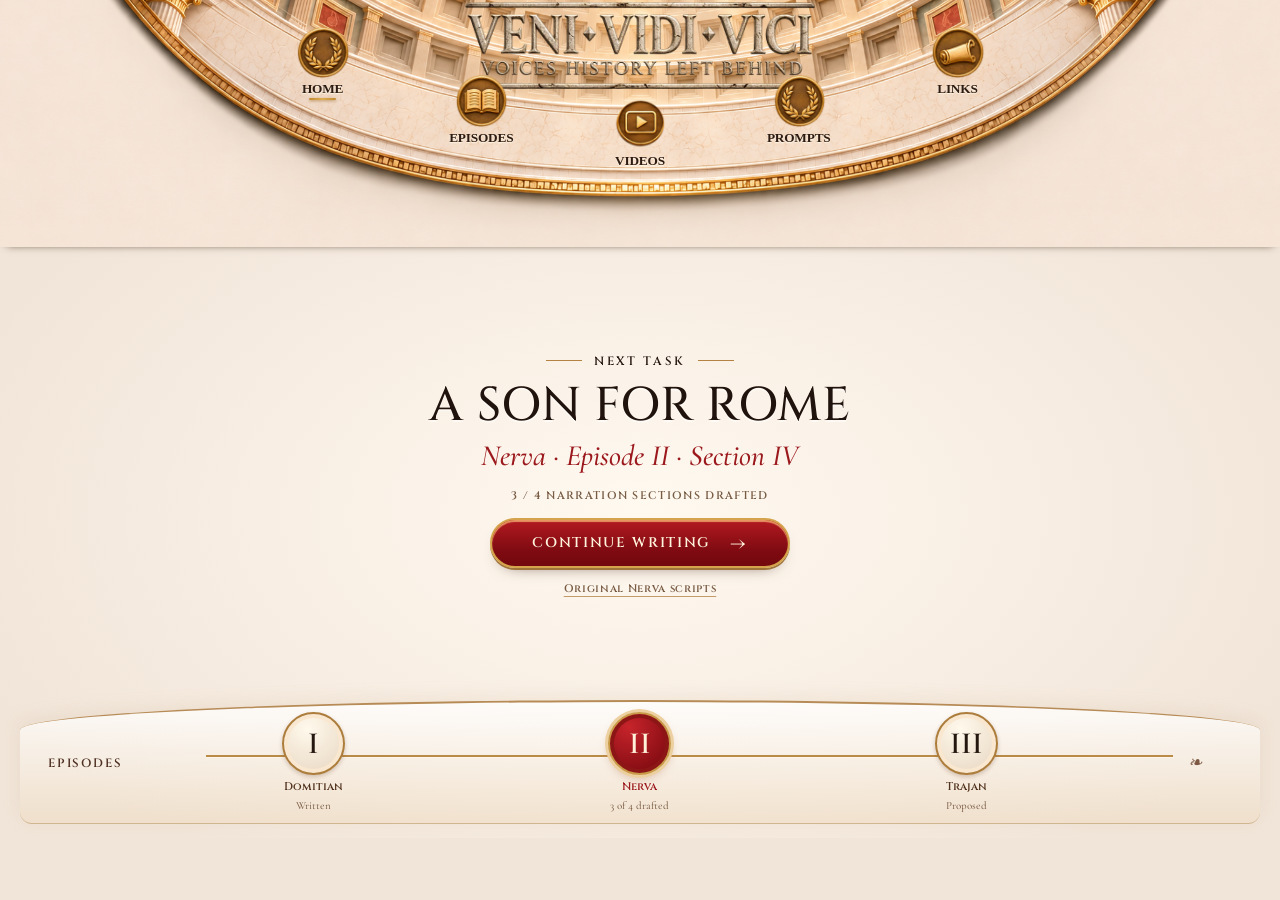
<file: index.html>
<!DOCTYPE html>
<html lang="en"><head><meta charset="utf-8"><meta name="viewport" content="width=device-width,initial-scale=1"><meta name="theme-color" content="#f1e5d8"><meta name="description" content="VENIVIDIVICI production dashboard: track ancient Rome episodes and prepare the next historical story."><title>VENIVIDIVICI — Production Studio</title><link rel="icon" type="image/webp" href="assets/images/logo-small.webp"><link rel="stylesheet" href="assets/pantheon.css?v=20261120compact11"><link rel="stylesheet" href="assets/pantheon-header.css?v=20261120fix4"><script src="assets/pantheon.js?v=20261120research12" defer></script></head><body data-page="home"><div id="app-header"></div><main id="app-main"><div class="loading-copy">Opening VENIVIDIVICI…</div></main><div id="app-footer"></div></body></html>
</file>
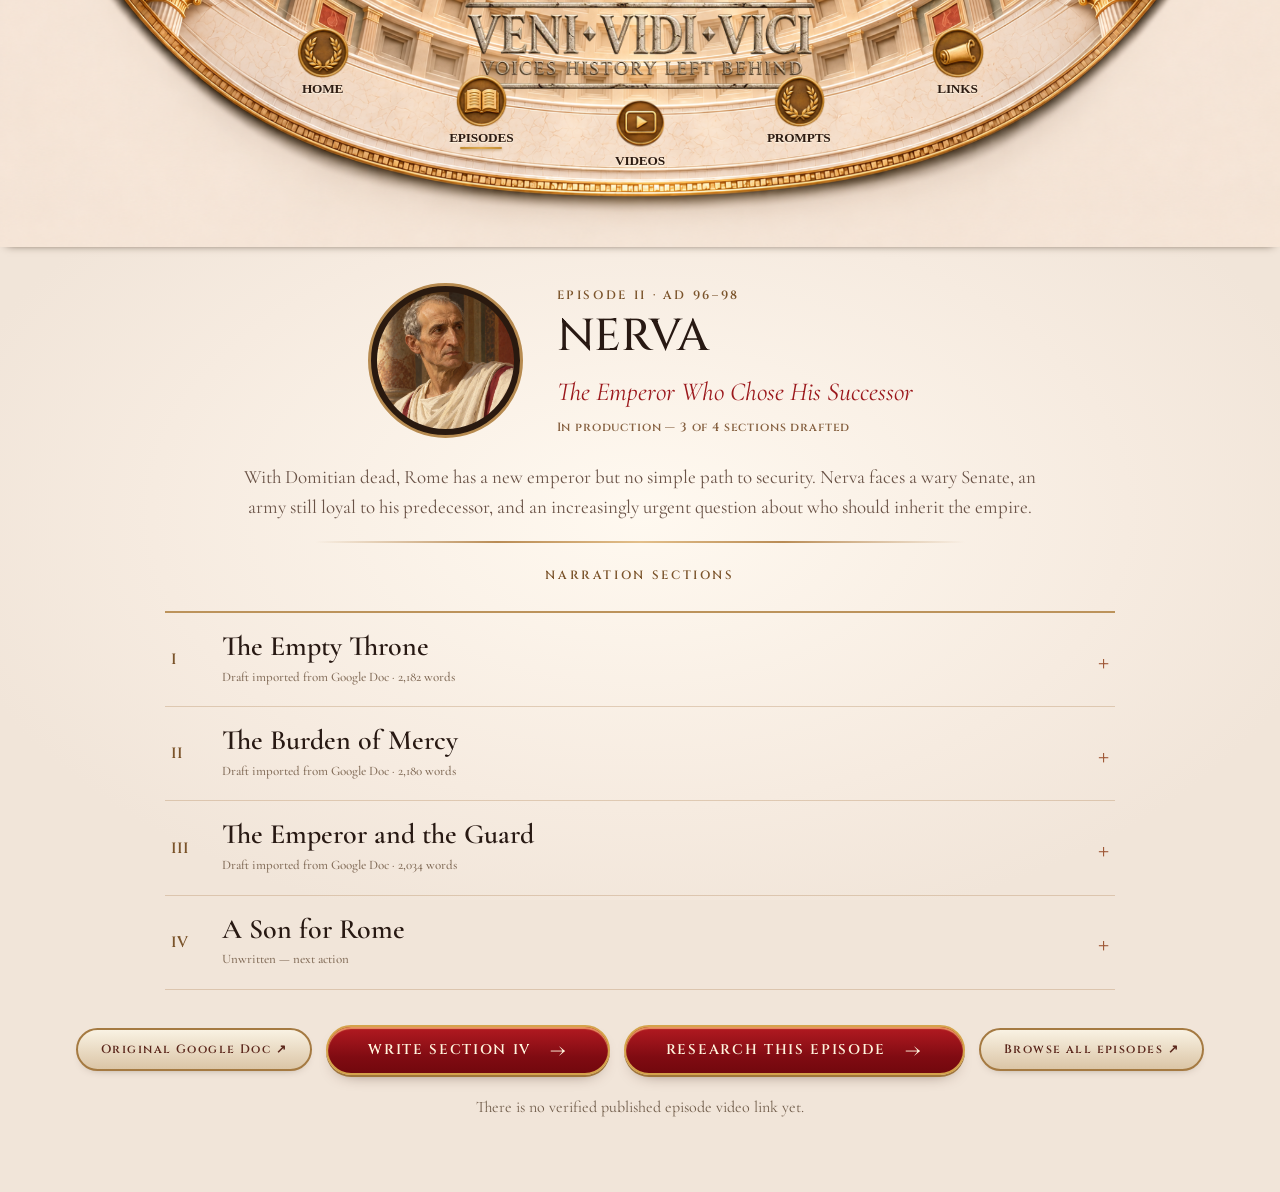
<file: episode.html>
<!DOCTYPE html>
<html lang="en"><head><meta charset="utf-8"><meta name="viewport" content="width=device-width,initial-scale=1"><meta name="theme-color" content="#f1e5d8"><meta name="description" content="VENIVIDIVICI episode details and original narration scripts."><title>Episode — VENIVIDIVICI</title><link rel="icon" type="image/webp" href="assets/images/logo-small.webp"><link rel="stylesheet" href="assets/pantheon.css?v=20261120compact11"><link rel="stylesheet" href="assets/pantheon-header.css?v=20261120fix4"><script src="assets/pantheon.js?v=20261120research12" defer></script></head><body data-page="episode"><div id="app-header"></div><main id="app-main"><div class="loading-copy">Opening episode dossier…</div></main><div id="app-footer"></div></body></html>
</file>
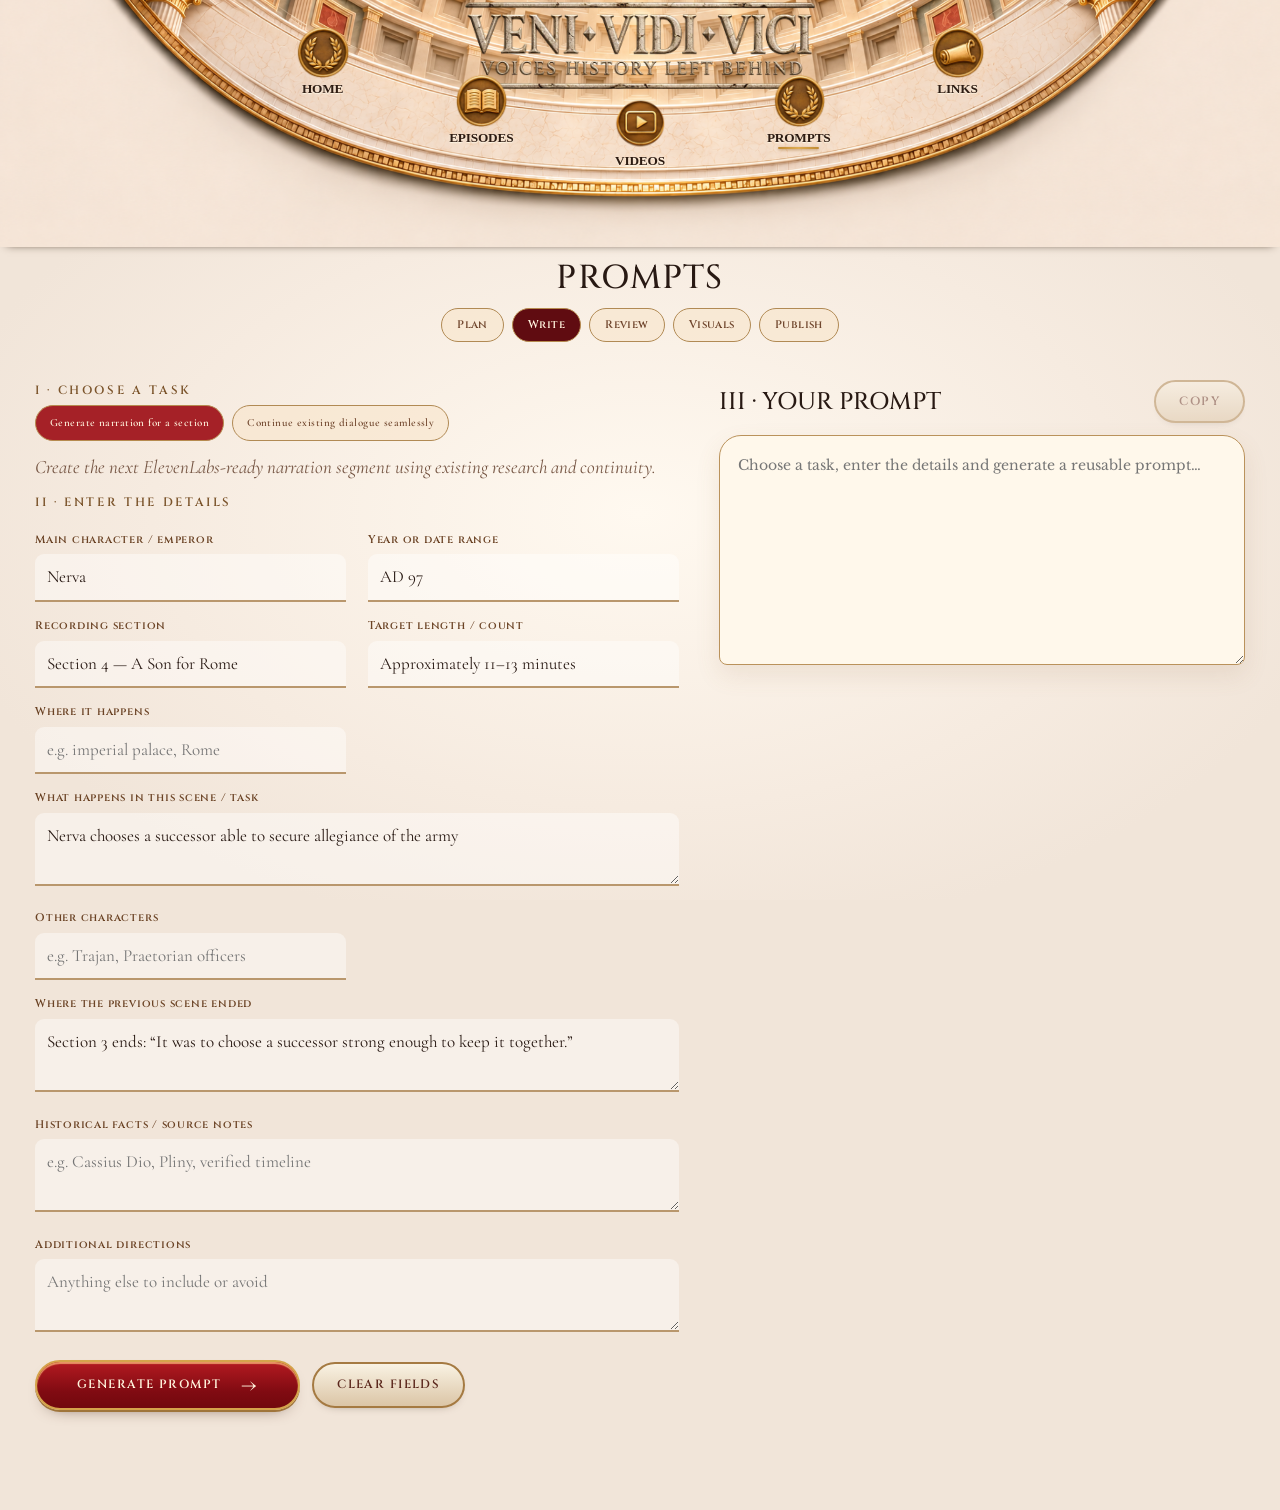
<file: prompts.html>
<!DOCTYPE html>
<html lang="en"><head><meta charset="utf-8"><meta name="viewport" content="width=device-width,initial-scale=1"><meta name="theme-color" content="#f1e5d8"><meta name="description" content="Generate reusable VENIVIDIVICI research, narration and image prompts."><title>Prompts — VENIVIDIVICI</title><link rel="icon" type="image/webp" href="assets/images/logo-small.webp"><link rel="stylesheet" href="assets/pantheon.css?v=20261120compact11"><link rel="stylesheet" href="assets/pantheon-header.css?v=20261120fix4"><script src="assets/pantheon.js?v=20261120research12" defer></script></head><body data-page="wizard"><div id="app-header"></div><main id="app-main"><div class="loading-copy">Opening production wizard…</div></main><div id="app-footer"></div></body></html>
</file>
<file: assets/pantheon.css>
@import url('https://fonts.googleapis.com/css2?family=Cinzel:wght@400;500;600;700&family=Cormorant+Garamond:ital,wght@0,400;0,500;0,600;1,400;1,500;1,600&family=Libre+Baskerville:ital,wght@0,400;0,700;1,400&display=swap');
:root{--parchment:#f1e5d9;--parchment-soft:#fbf3eb;--ink:#281913;--muted:#695246;--gold:#b58243;--gold-dark:#7b542b;--gold-light:#d5a96e;--crimson:#9b181c;--red-dark:#600c11;--rule:rgba(133,90,47,.33);--dome-height:min(24.222vw,440px);--serif:'Cormorant Garamond',Georgia,serif;--small:'Libre Baskerville',Georgia,serif;--roman:'Cinzel',Georgia,serif}
*{box-sizing:border-box}html{background:#f1e5d9;scroll-behavior:smooth;scroll-padding-top:calc(var(--dome-height) + 20px)}body{margin:0;color:var(--ink);background:var(--parchment) radial-gradient(ellipse 56% 48% at 50% 57%,#fff9f0 0,#f6ebe0 68%,var(--parchment) 100%) fixed;font:16px/1.6 var(--serif)}button,input,textarea,select{font:inherit}button{cursor:pointer}a{color:inherit;text-decoration:none}a:hover{color:var(--crimson)}a:focus-visible,button:focus-visible,input:focus-visible,textarea:focus-visible,select:focus-visible,summary:focus-visible{outline:3px solid var(--crimson);outline-offset:3px}img{max-width:100%;display:block}h1,h2,h3,p{margin-top:0}h1,h2,h3{font-family:var(--roman);font-weight:500}p{line-height:1.6}em{font-style:italic}.visually-hidden{position:absolute!important;width:1px!important;height:1px!important;padding:0!important;overflow:hidden!important;clip:rect(0 0 0 0)!important;white-space:nowrap!important;border:0!important}.loading-copy{text-align:center;padding:12vh 20px;color:var(--muted);font:500 27px var(--serif)}
/* Real approved Pantheon dome mockup, cropped to its architectural canopy only. Navigation is live, accessible HTML over the corresponding icons. */
#app-header{position:sticky;top:0;z-index:50;height:var(--dome-height);width:100%;background:var(--parchment);box-shadow:0 5px 10px -9px rgba(34,15,8,.4)}.dome-shell{position:relative;width:100%;height:100%;overflow:hidden;isolation:isolate}.dome-image{position:absolute;inset:0;width:100%;height:auto;max-width:none;pointer-events:none;user-select:none}.dome-nav{position:absolute;inset:0;z-index:2}.dome-hit{position:absolute;width:10%;height:19%;display:flex;align-items:center;justify-content:center;transform:translate(-50%,-50%);border-radius:999px;background:transparent;transition:background .18s,filter .18s}.dome-hit:hover,.dome-hit:focus-visible{background:radial-gradient(ellipse,rgba(245,205,125,.27),rgba(245,205,125,0) 74%);filter:drop-shadow(0 0 10px rgba(167,107,36,.42))}.dome-hit.is-current::after{content:'';position:absolute;width:18%;height:2px;background:var(--crimson);bottom:2px;border-radius:5px;box-shadow:0 0 6px #d46c4499}.dome-hit[data-key="home"]{left:19%;top:49%}.dome-hit[data-key="episodes"]{left:27.5%;top:64.5%}.dome-hit[data-key="characters"]{left:38.25%;top:77%}.dome-hit[data-key="context"]{left:50%;top:79%}.dome-hit[data-key="wizard"]{left:61.9%;top:77%}.dome-hit[data-key="resources"]{left:73%;top:65%}.dome-hit[data-key="about"]{left:80.7%;top:49%}.dome-title-home{position:absolute;left:34%;top:22%;width:32%;height:38%;z-index:3}.dome-title-home:focus-visible{outline-offset:-4px}.mobile-dome{display:none}
#app-main{min-height:calc(100vh - var(--dome-height) - 48px)}
/* Approved open, ivory-and-gold dashboard composition; no block grids. */
.portal-landing{min-height:calc(100vh - var(--dome-height) - 48px);display:flex;flex-direction:column;align-items:stretch;justify-content:space-between}.landing-copy{flex:1;display:flex;flex-direction:column;align-items:center;justify-content:center;text-align:center;padding:20px 22px 16px}.overline{display:flex;align-items:center;justify-content:center;gap:17px;font:600 16px/1.5 var(--roman);letter-spacing:.22em;color:var(--ink)}.overline::before,.overline::after{content:'';display:block;width:71px;height:1.5px;background:var(--gold)}.landing-title{font:500 clamp(44px,4.9vw,78px)/1.2 var(--roman);margin:16px 0 2px;letter-spacing:.014em;color:#20120c;text-shadow:0 2px 0 rgba(255,255,255,.5)}.landing-subtitle{font:italic 500 clamp(26px,3vw,39px)/1.25 var(--serif);color:var(--crimson);margin:4px 0 8px}.landing-description{max-width:740px;margin:0;font:400 clamp(17px,1.72vw,23px)/1.5 var(--serif);color:#47362d}.landing-description em{color:#5a4031}.landing-meta{font:600 11px/1.6 var(--roman);letter-spacing:.12em;color:#775b43;margin:10px 0 12px}.primary-cta,.secondary-cta{display:inline-flex;align-items:center;justify-content:center;gap:19px;min-height:50px;padding:8px 40px;border-radius:999px;border:2px solid #d5a34b;background:linear-gradient(#b31a21,#800b12 65%,#72080d);box-shadow:inset 0 2px 1px #e89363,0 2px 0 #9f753b,0 8px 18px -13px #422215;color:#fff4dd!important;font:600 14px/1.3 var(--roman);letter-spacing:.12em;transition:filter .2s,transform .2s}.primary-cta:hover,.secondary-cta:hover{color:#fff8e9!important;filter:brightness(1.12);transform:translateY(-1px)}.primary-cta .arrow{font:24px/1 var(--serif)}.secondary-cta{background:linear-gradient(#f9f2e3,#dbc5a6);border-color:#a57a42;color:#5b271c!important;font-size:12px;min-height:43px;padding:8px 23px;box-shadow:0 4px 12px -10px #352012}.secondary-cta:hover{color:#6a1d19!important}.landing-links{display:flex;align-items:center;justify-content:center;flex-wrap:wrap;gap:16px;margin-top:14px;font:600 11px/1.6 var(--roman);letter-spacing:.06em;color:#785a43}.landing-links a{text-decoration:underline;text-underline-offset:4px;text-decoration-color:#c29b69}
/* Decorative but fully interactive episode ribbon, built from HTML/CSS. */
.episode-ribbon{position:relative;margin:0 auto 14px;width:min(100% - 40px,1500px);height:124px;display:grid;grid-template-columns:minmax(90px,1fr) repeat(3,minmax(135px,2.5fr)) minmax(80px,1fr);align-items:center;gap:0;background:linear-gradient(180deg,rgba(255,255,255,.8),rgba(237,216,187,.46));border-top:2px solid #b78b56;border-bottom:1px solid #cfb590;border-radius:50% 50% 12px 12px / 30px 30px 12px 12px;box-shadow:0 -4px 18px rgba(189,151,111,.13)}.ribbon-text{font:600 12px var(--roman);letter-spacing:.15em;text-align:center;color:#4f3023}.ribbon-line{position:absolute;left:15%;right:7%;top:53px;border-top:2px solid #ba8b46;box-shadow:0 1px #fef5e8;pointer-events:none}.ribbon-trail{font:italic 17px var(--serif);text-align:center;color:#7d5843}.episode-point{position:relative;z-index:2;display:flex;align-items:center;justify-content:center;flex-direction:column;min-width:0;padding:2px 4px 4px;gap:5px}.episode-seal{display:flex;align-items:center;justify-content:center;width:63px;height:63px;border-radius:50%;background:radial-gradient(circle at 40% 25%,#fff9ec,#eadac6 85%);border:2px solid #ad7d3c;box-shadow:inset 0 0 0 4px #f9e7d0,0 2px 4px rgba(90,46,20,.24);font:600 31px/1 var(--serif);color:#24170f;transition:transform .2s}.episode-point:hover .episode-seal{transform:scale(1.07)}.episode-point.is-current .episode-seal{background:radial-gradient(circle at 32% 22%,#c7242b,#7d0a10 85%);color:#fff1d9;border-color:#c99a47;box-shadow:inset 0 0 0 4px #8c1516,0 0 0 3px #edd0a0,0 4px 9px #b97d5f66}.episode-point-title{font:600 11px/1.3 var(--roman);color:#51321d;white-space:nowrap}.episode-point-status{font:500 11px/1 var(--serif);color:#81654d}.episode-point.is-current .episode-point-title{color:var(--crimson)}
/* The other pages are distinct tools/dossiers, not stacked homepage sections. */
.page-content{max-width:1290px;margin:0 auto;padding:26px 35px 62px;text-align:center}.page-overline{font:600 12px/1.7 var(--roman);letter-spacing:.22em;color:var(--gold-dark);margin-bottom:4px}.page-title{font:500 clamp(37px,4vw,64px)/1.25 var(--roman);color:var(--ink);margin:4px auto 9px}.page-subtitle{font:italic 400 26px/1.4 var(--serif);color:var(--crimson);margin:0 auto 18px;max-width:850px}.page-description{color:var(--muted);font-size:19px;max-width:800px;margin:0 auto 18px}.page-underline{margin:11px auto 22px;max-width:650px;height:2px;background:linear-gradient(90deg,transparent,#b98c55 28%,#e3bf8a 50%,#b98c55 72%,transparent)}
.select-episodes{display:flex;justify-content:center;flex-wrap:wrap;gap:26px;margin:25px auto;max-width:900px}.ep-select-link{display:flex;align-items:center;gap:9px;font:600 14px/1.5 var(--roman);color:#6f4a33;border-bottom:1px solid transparent;padding:7px}.ep-select-link.selected,.ep-select-link:hover{color:var(--crimson);border-color:#bb8b4e}.ep-select-mark{display:inline-flex;align-items:center;justify-content:center;border:1.5px solid var(--gold);border-radius:50%;width:39px;height:39px;font:600 20px var(--serif)}.ep-select-link.selected .ep-select-mark{background:var(--crimson);color:white}
.feature-story{display:grid;grid-template-columns:clamp(220px,26vw,370px) minmax(0,550px);align-items:center;justify-content:center;text-align:left;gap:44px;margin:10px auto 30px;max-width:1050px}.portrait-arch{border-radius:49% 49% 9px 9px / 25% 25% 9px 9px;border:3px solid #c49c62;padding:7px;background:#ead1af;box-shadow:0 12px 32px rgba(77,41,21,.17);overflow:hidden}.portrait-arch img{width:100%;height:360px;object-fit:cover;border-radius:48% 48% 0 0 / 22% 22% 0 0}.portrait-arch img.logo-image{object-fit:contain;padding:20px;background:#23150f}.feature-copy .page-overline{color:#896036}.feature-copy h2{font:600 43px/1.22 var(--roman);margin:7px 0;color:#342014}.feature-copy p{font:400 21px/1.5 var(--serif);color:#63483a;margin:12px 0 19px}.feature-copy .feature-status{font:600 11px var(--roman);color:var(--crimson);letter-spacing:.08em}.feature-copy .primary-cta{font-size:11px}
/* Timeline, dossier and resource pages use lines, roman arches, text -- no tile grid. */
.historical-timeline{max-width:990px;margin:25px auto;text-align:left;border-left:2px solid #ba8e5d;padding-left:35px}.historical-item{position:relative;padding:6px 0 26px}.historical-item::before{content:'';position:absolute;left:-44px;top:13px;width:16px;height:16px;border-radius:50%;background:var(--crimson);border:3px solid #d3b387}.historical-date{font:600 15px/1.4 var(--roman);letter-spacing:.1em;color:#956436}.historical-item h3{font:600 28px/1.3 var(--serif);margin:4px 0}.historical-item p{font-size:19px;color:#634f42;max-width:850px}.editorial-paragraph{font:400 23px/1.6 var(--serif);max-width:900px;margin:17px auto;color:#534033}.editorial-paragraph strong{color:#322015}.source-links{display:flex;align-items:center;justify-content:center;flex-wrap:wrap;gap:12px;margin:22px 0}.source-link{border-radius:999px;border:1px solid #bb9365;background:#f4e4cf;padding:9px 19px;font:600 11px var(--roman);color:#623b26}.source-link:hover{background:#fbeedc}
.arts-row{display:flex;justify-content:center;gap:25px;flex-wrap:wrap;margin:28px auto 30px}.art-display{max-width:290px;min-width:190px;flex:1;text-align:center}.art-display figure{margin:0}.art-display img{height:225px;max-width:100%;width:100%;object-fit:contain;background:#130d0a;border:1px solid #bd9056;border-radius:110px 110px 10px 10px;padding:12px}.art-display figcaption{font:600 12px/1.6 var(--roman);color:#74472d;margin-top:10px}
/* Narration is preserved as the original fetched text, with chapter-sized handwriting on open parchment. */
.dossier-heading{display:flex;align-items:center;justify-content:center;gap:34px;max-width:950px;margin:10px auto 24px}.dossier-avatar{width:155px;height:155px;border-radius:50%;border:3px solid #b78b50;padding:6px;background:#29190f;flex-shrink:0}.dossier-avatar img{width:100%;height:100%;border-radius:50%;object-fit:cover}.dossier-avatar img.logo-image{object-fit:contain}.dossier-heading-text{text-align:left}.dossier-heading-text .page-title{font-size:clamp(33px,3.5vw,59px)}.dossier-heading-text .page-subtitle{margin-bottom:7px}.dossier-facts{font:600 12px/1.5 var(--roman);color:#866141;letter-spacing:.07em}
.script-list{max-width:950px;margin:26px auto 35px;text-align:left;border-top:2px solid #bc935b}.script-list details{border-bottom:1px solid #b78f6560}.script-list summary{display:flex;gap:14px;align-items:center;justify-content:space-between;cursor:pointer;padding:17px 6px;list-style:none}.script-list summary::-webkit-details-marker{display:none}.script-list summary:hover{color:var(--crimson)}.script-list summary strong{font:600 28px/1.2 var(--serif)}.section-numeral{font:600 15px var(--roman);color:var(--gold-dark);width:37px}.section-meta{font:500 13px/1.4 var(--serif);color:#806a56}.script-list summary .expand-icon{font:28px/1 var(--serif);color:#a05a39}.script-list details[open] .expand-icon{transform:rotate(45deg)}.script-body{padding:6px 25px 27px 55px}.script-body .narration{font:400 21px/1.8 var(--serif);white-space:pre-wrap;color:#3e3026}.script-body .placeholder{font:italic 17px var(--serif);color:#6f5848}.dossier-action-row{display:flex;flex-wrap:wrap;align-items:center;justify-content:center;gap:14px;margin:20px}
/* Wizard: form on warm marble, text output beside it, curved controls instead of rectangles. */
.wizard-content{max-width:1370px;padding-top:20px}.wizard-layout{display:grid;grid-template-columns:minmax(0,1.1fr) minmax(0,.9fr);gap:40px;align-items:start;margin:18px auto;text-align:left}.wizard-editor,.wizard-result{padding:20px 0}.wizard-result{position:sticky;top:calc(var(--dome-height) + 22px);max-height:calc(100vh - var(--dome-height) - 28px);display:flex;flex-direction:column}.wizard-result textarea{min-height:210px;flex:1;resize:vertical}.field-label{display:block;font:600 11px/1.6 var(--roman);letter-spacing:.07em;color:#6b4325;margin-bottom:6px}.wizard-fields{display:grid;grid-template-columns:repeat(2,minmax(0,1fr));gap:15px 22px;margin:19px 0}.wizard-field.wide{grid-column:1/-1}.wizard-field input,.wizard-field textarea,.wizard-result textarea{width:100%;padding:10px 12px;border:0;border-bottom:2px solid #b9976d;border-radius:9px 9px 0 0;background:rgba(255,255,255,.41);color:var(--ink);font:400 17px/1.5 var(--serif);outline:none}.wizard-field textarea{resize:vertical;min-height:70px}.wizard-field input:focus,.wizard-field textarea:focus,.wizard-result textarea:focus{border-bottom-color:var(--crimson);background:rgba(255,255,255,.68)}.wizard-groups{display:flex;flex-wrap:wrap;gap:8px;justify-content:center;margin:17px 0 13px}.wizard-group,.wizard-template{border:1px solid #b18a54;background:rgba(248,230,203,.62);border-radius:999px;color:#71472e;padding:9px 15px;font:600 11px/1.3 var(--roman);letter-spacing:.04em}.wizard-group:hover,.wizard-template:hover{background:#ffe9cd;color:var(--red-dark)}.wizard-group.active,.wizard-template.active{background:var(--red-dark);border-color:#b68b4f;color:#fff2dc}.wizard-templates{display:flex;flex-wrap:wrap;gap:8px;margin:0 0 12px}.wizard-template{font:600 11px/1.5 var(--serif);padding:9px 14px}.wizard-template.active{background:#a52127}.wizard-tool-description{font:italic 19px/1.5 var(--serif);color:#765644;margin-bottom:10px}.wizard-result .output-heading{display:flex;align-items:center;justify-content:space-between;gap:10px;margin-bottom:12px}.wizard-result .output-heading h2{font:500 24px var(--roman);margin:0}.wizard-result textarea{font:400 14px/1.7 var(--small);color:#452e22;padding:18px;border:1px solid #ba925b;border-radius:22px 22px 8px 8px;min-height:230px;background:#fff8eb;box-shadow:0 10px 25px rgba(151,108,66,.12)}.wizard-result-note{font:italic 15px var(--serif);color:#765c4d;margin:10px 0}.wizard-form-actions{display:flex;flex-wrap:wrap;gap:12px;align-items:center}.wizard-form-actions .primary-cta{font-size:12px}.wizard-form-actions .secondary-cta{min-height:46px}.wizard-result button{flex-shrink:0}.wizard-result button:disabled{opacity:.45;cursor:not-allowed}.page-context-note{font-size:16px;color:#715d4b;max-width:850px;margin:10px auto}
#app-footer{padding:11px 20px 15px;text-align:center;color:#866953;font:500 10px/1.7 var(--roman);letter-spacing:.08em}.footer-link{text-decoration:underline;text-underline-offset:3px}
@media(max-width:1050px){.feature-story{grid-template-columns:minmax(190px,290px) minmax(0,1fr);gap:22px}.portrait-arch img{height:310px}.wizard-layout{grid-template-columns:1fr}.wizard-result{position:relative;top:auto;max-height:none}.wizard-result textarea{height:320px;flex:none}.landing-title{font-size:clamp(38px,5vw,62px)}}
@media(max-width:760px){:root{--dome-height:118px}html{scroll-padding-top:132px}#app-header{height:118px}.dome-shell{display:none}.mobile-dome{display:block;height:118px;padding:7px 15px 4px;text-align:center;background:#f0e4d5 url('images/marble-wall.webp') center / 400px auto repeat;border-bottom:3px double #ae854e;border-radius:0 0 40% 40% / 0 0 17px 17px}.mobile-brand{display:block;width:min(370px,85%);height:60px;object-fit:contain;margin:0 auto;background:#0d0908;padding:4px 11px;border:1px solid #a7875a}.mobile-dome nav{height:39px;display:flex;justify-content:center;align-items:center;gap:11px;overflow-x:auto;white-space:nowrap}.mobile-dome nav a{font:600 10px var(--roman);color:#4d2d1e}.mobile-dome nav a.active{color:var(--crimson);text-decoration:underline;text-underline-offset:4px}.portal-landing{min-height:calc(100dvh - 118px - 35px)}.landing-copy{padding:35px 16px}.landing-title{font-size:clamp(34px,9vw,57px);line-height:1.3}.landing-subtitle{font-size:clamp(24px,7vw,33px)}.landing-description{font-size:18px}.overline{font-size:11px}.overline::before,.overline::after{width:35px}.primary-cta{font-size:11px;padding:8px 22px;min-height:44px}.episode-ribbon{width:calc(100% - 16px);height:109px;grid-template-columns:34px repeat(3,minmax(60px,1fr)) 20px;margin-bottom:9px}.ribbon-text{font-size:7px;writing-mode:vertical-rl}.ribbon-trail{font-size:0}.ribbon-line{top:43px;left:10%;right:6%}.episode-seal{height:49px;width:49px;font-size:25px}.episode-point-title{font-size:9px}.episode-point-status{font-size:9px}.page-content{padding:22px 16px 45px}.page-title{font-size:clamp(31px,7vw,46px)}.page-subtitle{font-size:23px}.feature-story{grid-template-columns:1fr;gap:16px;justify-items:center;text-align:center}.feature-copy{text-align:center}.portrait-arch{max-width:300px}.portrait-arch img{height:240px}.feature-copy h2{font-size:35px}.dossier-heading{flex-direction:column;gap:12px}.dossier-heading-text{text-align:center}.dossier-heading-text .page-title{font-size:35px}.dossier-avatar{width:115px;height:115px}.script-list summary strong{font-size:22px}.script-body{padding:8px 10px 18px}.script-body .narration{font-size:19px}.wizard-fields{grid-template-columns:1fr}.wizard-field.wide{grid-column:auto}.wizard-layout{gap:5px}.wizard-group{padding:7px 11px;font-size:10px}.page-description{font-size:17px}.art-display{min-width:150px;flex:1}.art-display img{height:180px}}
@media(prefers-reduced-motion:reduce){*{scroll-behavior:auto!important;transition:none!important;animation:none!important}}

/* Utility-first revision: preserve the approved Pantheon header artwork and
   all seven live icon hotspots, but remove unused height and presentation copy. */
:root{--dome-height:min(19.5vw,330px)}
.dome-image{width:100%;height:100%;object-fit:fill}
#app-main{min-height:calc(100vh - var(--dome-height))}
#app-footer{display:none}
.page-content.utility-content{padding-top:12px}
.utility-title{font:500 clamp(27px,2.6vw,36px)/1.2 var(--roman);letter-spacing:.035em;margin:0 auto 8px;color:var(--ink)}
.utility-content .select-episodes{margin:8px auto 12px;gap:20px}
.utility-content .feature-story{margin:7px auto 18px;gap:30px}
.utility-content .portrait-arch img{height:320px}
.utility-content .feature-copy h2{font-size:37px;margin:4px 0}
.utility-content .feature-copy p{font-size:18px;line-height:1.4;margin:7px 0 11px}
.utility-content .feature-copy .page-subtitle{font-size:23px;margin-bottom:5px}
.utility-content .utility-action{margin-top:15px}
.utility-content .arts-row{margin-top:14px}
.utility-content .historical-timeline{margin-top:14px}
.utility-content .source-links{margin:10px auto 17px}
.landing-copy{padding:14px 18px 12px}
.overline{font-size:12px;gap:12px}
.overline::before,.overline::after{width:36px}
.landing-title{font-size:clamp(35px,3.7vw,57px);margin:8px 0 4px}
.landing-subtitle{font-size:clamp(22px,2.3vw,31px);margin:0 0 4px}
.landing-meta{margin:8px 0 13px}
.landing-links{margin-top:12px}
.portal-landing{min-height:calc(100vh - var(--dome-height))}
.page-content.wizard-content{padding-top:12px}
.wizard-content>.utility-title{margin-bottom:9px}
.wizard-content .wizard-groups{margin-top:5px}
@media(max-width:760px){
 :root{--dome-height:118px}
 .page-content.utility-content{padding-top:13px}
 .utility-title{font-size:26px}
 .utility-content .portrait-arch img{height:230px}
 .utility-content .feature-story{gap:12px}
 .landing-title{font-size:clamp(30px,7vw,43px)}
 .landing-subtitle{font-size:clamp(21px,5vw,29px)}
}

/* FIX: Crop the TOP of the Pantheon artwork immediately above the gold
   horizontal line over the title. Preserve its original aspect ratio:
   cover + bottom anchor clips top pixels; NEVER stretch/squash the image.
   Original asset 1672 x 405; visible source crop starts at ~y=100. */
:root{--dome-height:18.25vw}
#app-header{height:var(--dome-height)}
#app-header .dome-image{
 width:100%;
 height:100%;
 object-fit:cover;
 object-position:center bottom;
 inset:0;
}
#app-header .dome-hit[data-key="home"]{top:32.3%}
#app-header .dome-hit[data-key="episodes"]{top:52.9%}
#app-header .dome-hit[data-key="characters"]{top:69.5%}
#app-header .dome-hit[data-key="context"]{top:72.1%}
#app-header .dome-hit[data-key="wizard"]{top:69.5%}
#app-header .dome-hit[data-key="resources"]{top:53.5%}
#app-header .dome-hit[data-key="about"]{top:32.3%}
#app-header .dome-title-home{top:0;height:44%}
@media(max-width:760px){
 :root{--dome-height:118px}
 #app-header{height:118px}
}

/* Reusable Pantheon architecture: no text, icons, or symbols are baked into
   the image. The original curved five-position header is now real HTML.
   The source image retains its NATURAL aspect ratio: top pixels are clipped,
   never vertically squeezed. */
:root{--dome-height:18.25vw}
#app-header{height:var(--dome-height);box-shadow:0 5px 15px -11px rgba(41,22,10,.55)}
#app-header .dome-shell{height:100%;overflow:hidden;isolation:isolate}
#app-header .dome-image{position:absolute;top:auto;right:0;bottom:0;left:0;width:100%;height:auto;max-width:none;object-fit:contain;object-position:center bottom;pointer-events:none;user-select:none}
#app-header .dome-title-home{
 position:absolute;z-index:4;top:1%;left:33%;width:34%;height:38%;
 display:flex;flex-direction:column;align-items:center;justify-content:center;
 gap:1px;text-align:center;background:transparent;color:#8c5a26
}
#app-header .dome-brand-rule{display:block;width:94%;height:2px;max-height:2px;flex:0 0 2px;background:linear-gradient(90deg,transparent,#9f682c 8%,#d1a86d 45%,#8a5925 92%,transparent);box-shadow:0 1px 1px #fff8e6}
#app-header .dome-brand-title{
 display:block;font:600 clamp(19px,2.5vw,46px)/1.09 var(--roman);
 letter-spacing:-.055em;white-space:nowrap;
 background:linear-gradient(180deg,#fbe9bd 0%,#d2a363 28%,#8f5b2d 60%,#d6b071 85%,#8c562b 100%);
 background-clip:text;-webkit-background-clip:text;-webkit-text-fill-color:transparent;
 -webkit-text-stroke:.45px #764720;
 filter:drop-shadow(0 1px 0 #fff3dd) drop-shadow(0 2px 1px rgba(68,34,10,.45))
}
#app-header .dome-diamond{font-size:.43em;margin:0 .22em;vertical-align:15%;-webkit-text-fill-color:#a27030}
#app-header .dome-brand-sub{
 font:700 clamp(7px,.86vw,16px)/1.4 var(--roman);
 letter-spacing:.065em;white-space:nowrap;color:#895424;
 text-shadow:0 1px 0 #ffefd2,0 2px 1px #73512770
}
#app-header .dome-nav{position:absolute;inset:0;z-index:5;pointer-events:none}
#app-header .dome-hit{
 position:absolute;display:flex;flex-direction:column;align-items:center;
 justify-content:center;gap:4px;transform:translate(-50%,-50%);
 width:14%;height:auto;min-height:71px;padding:2px 0;
 border-radius:0;pointer-events:auto;background:transparent;color:#6b421d;
 text-align:center;filter:none;transition:filter .2s
}
#app-header .dome-hit::after{display:none}
#app-header .dome-hit:hover,#app-header .dome-hit:focus-visible{
 background:transparent;filter:drop-shadow(0 0 6px rgba(170,99,26,.6))
}
#app-header .nav-circle{
 display:flex;justify-content:center;align-items:center;
 width:clamp(34px,3.65vw,59px);height:clamp(34px,3.65vw,59px);
 border:2px solid #9f703c;border-radius:50%;background:transparent;
 color:#92602d;box-shadow:inset 0 0 0 2px rgba(241,211,161,.38),0 2px 3px #53331e55;
 transition:transform .16s,border-color .16s
}
#app-header .nav-circle svg{width:54%;height:54%;stroke:currentColor}
#app-header .nav-label{
 display:block;font:700 clamp(8px,.78vw,13px)/1.25 var(--roman);
 text-transform:uppercase;letter-spacing:.015em;white-space:nowrap;color:#2e1b12;
 text-shadow:0 1px 1px #fff5e3
}
#app-header .dome-hit:hover .nav-circle{transform:translateY(-2px);border-color:#c58e3e}
#app-header .dome-hit.is-current .nav-label{color:#831f1b}
#app-header .dome-hit.is-current .nav-circle{border-color:#bf852b;box-shadow:inset 0 0 0 2px #f4d7a180,0 2px 6px #ad762e99}
#app-header .dome-hit.is-current .nav-label::after{content:'';display:block;height:2px;width:60%;background:#c28b2b;margin:3px auto 0;box-shadow:0 0 4px #d8a24c}
#app-header .dome-hit[data-key="home"]{left:19%;top:44%}
#app-header .dome-hit[data-key="episodes"]{left:32%;top:66%}
#app-header .dome-hit[data-key="videos"]{left:50%;top:75%}
#app-header .dome-hit[data-key="wizard"]{left:68%;top:66%}
#app-header .dome-hit[data-key="links"]{left:81%;top:44%}
/* The previous seven hotspot positions are deliberately no longer used. */
.video-list{max-width:960px;margin:14px auto 25px;text-align:left}
.video-row{display:flex;align-items:center;gap:20px;padding:15px 0;border-bottom:1px solid var(--rule)}
.video-thumb{width:160px;height:106px;flex-shrink:0;object-fit:cover;border-radius:6px;border:1px solid #caa46e}
.video-thumb.logo-image{object-fit:contain;background:#2c1e13}
.video-info{flex:1;min-width:0}
.video-info h2{font:600 28px/1.1 var(--serif);margin:4px 0}
.video-info p{font:italic 18px/1.2 var(--serif);margin:0 0 5px;color:var(--muted)}
.video-state{font:600 11px/1.4 var(--roman);color:#865f3b}
.video-row .secondary-cta,.video-row .source-link{white-space:nowrap}
.useful-links{width:min(100%,760px);margin:15px auto;display:flex;flex-direction:column;gap:2px}
.useful-link{display:flex;justify-content:space-between;align-items:center;padding:18px 11px;border-bottom:1px solid var(--rule);font:600 18px/1.3 var(--serif);text-align:left}
.useful-link:hover{color:var(--crimson)}
.useful-link span:last-child{color:var(--gold-dark)}
@media(max-width:1050px) and (min-width:761px){
 #app-header .dome-brand-title{font-size:2.5vw}
 #app-header .nav-label{font-size:8px}
 #app-header .dome-hit{gap:1px;min-height:53px}
}
@media(max-width:760px){
 :root{--dome-height:118px}
 #app-header{height:118px}
 .video-row{flex-wrap:wrap;gap:9px}
 .video-thumb{width:90px;height:72px}
 .video-info h2{font-size:23px}
 .video-row .secondary-cta,.video-row .source-link{margin-left:auto}
}

/* VENIVIDIVICI — approved Pantheon header, pixel-matched to the supplied reference.
   The original illustration was cropped at its TOP edge, y=148px, retaining
   natural 2048:494 proportions. No images are stretched. The title and five
   medallions are separate transparent PNG layers. Only labels are HTML text.
   Coordinates are measured from that approved image; edit independently. */
@media (min-width: 761px) {
  :root { --dome-height: calc(100vw * 494 / 2048); }
  #app-header { height: var(--dome-height); }
  #app-header .dome-shell {
    position: relative;
    width: 100%;
    height: 100%;
    overflow: hidden;
    isolation: isolate;
    background: #f3e7da;
  }
  #app-header .dome-image {
    position: absolute;
    inset: 0;
    width: 100%;
    height: 100%;
    max-width: none;
    object-fit: contain;
    object-position: center top;
    pointer-events: none;
    user-select: none;
  }
  #app-header .dome-title-home {
    position: absolute;
    z-index: 3;
    top: 1.417%;
    left: 30.2734%;
    width: 40.0391%;
    height: auto;
    display: block;
    padding: 0;
    margin: 0;
    background: transparent;
    box-shadow: none;
  }
  #app-header .dome-title-image {
    display: block;
    width: 100%;
    height: auto;
    object-fit: contain;
    pointer-events: none;
  }
  #app-header .dome-nav {
    position: absolute;
    inset: 0;
    z-index: 4;
    pointer-events: none;
  }
  #app-header .dome-hit {
    position: absolute;
    transform: translateX(-50%);
    width: 18%;
    min-height: 0;
    height: auto;
    margin: 0;
    padding: 0;
    display: flex;
    flex-direction: column;
    align-items: center;
    justify-content: flex-start;
    gap: 0;
    border: 0;
    border-radius: 0;
    background: transparent;
    color: #2d1b12;
    box-shadow: none;
    text-align: center;
    pointer-events: auto;
    filter: none;
    transition: filter 150ms ease;
  }
  #app-header .dome-hit:hover,
  #app-header .dome-hit:focus-visible {
    background: transparent;
    filter: drop-shadow(0 0 4px rgba(190,139,64,.48));
  }
  #app-header .dome-hit:after { display: none; }
  #app-header .dome-hit .dome-medallion {
    display: block;
    width: calc(100vw * 118 / 2048);
    height: auto;
    max-width: none;
    object-fit: contain;
    background: transparent;
    pointer-events: none;
    transition: transform 170ms ease;
  }
  #app-header .dome-hit:hover .dome-medallion {
    transform: translateY(-2px);
  }
  #app-header .dome-hit .nav-label {
    display: block;
    margin-top: calc(100vw * 3 / 2048);
    color: #2b1a11;
    font: 700 clamp(11px, 1.25vw, 27px) / 1.2 Georgia, 'Times New Roman', serif;
    letter-spacing: -.015em;
    text-transform: uppercase;
    white-space: nowrap;
    text-shadow: 0 1px 1px #fff5e3;
  }
  #app-header .dome-hit.is-current .nav-label {
    color: #26170f;
  }
  #app-header .dome-hit.is-current .nav-label:after {
    content: '';
    display: block;
    width: 57%;
    height: 3px;
    margin: 4px auto 0;
    border-radius: 2px;
    background: #d7a33e;
    box-shadow: 0 1px 3px rgba(155,101,35,.6);
  }
  /* Five original medallion centres, with source pixels subtracted from the
     top-cropped reference. The labels follow each circle automatically. */
  #app-header .dome-hit[data-key="home"]     { left: 19.189%; top: 22.47%; }
  #app-header .dome-hit[data-key="episodes"] { left: 34.72%;  top: 39.47%; }
  #app-header .dome-hit[data-key="videos"]   { left: 49.95%;  top: 45.95%; }
  #app-header .dome-hit[data-key="wizard"]   { left: 67.68%;  top: 39.47%; }
  #app-header .dome-hit[data-key="links"]    { left: 81.64%;  top: 22.47%; }
}
@media (max-width: 760px) {
  /* Existing compact mobile navigation remains interactive and accessible. */
  :root { --dome-height: 118px; }
}
/* Episode catalogue: four compact cards, only on the Episodes screen. */
.episode-catalogue{max-width:1470px;padding:22px 24px 40px}
.episode-carousel{width:100%;margin:0 auto;text-align:left}
.episode-carousel-heading{position:absolute;width:1px;height:1px;padding:0;margin:-1px;overflow:hidden;clip:rect(0,0,0,0);white-space:nowrap;border:0}
.episode-carousel-controls{display:grid;grid-template-columns:44px minmax(0,1fr) 44px;align-items:center;gap:12px}
.episode-carousel-window{overflow:hidden;min-width:0;margin:4px}
.episode-carousel-track{display:flex;align-items:stretch;transition:transform 350ms ease}
.episode-carousel-page{flex:0 0 100%;min-width:0;display:grid;grid-template-columns:repeat(4,minmax(0,1fr));gap:16px}
.episode-card{display:flex;flex-direction:column;align-items:center;justify-content:center;min-width:0;padding:24px 14px;min-height:238px;text-align:center;border:1px solid #c9a875;border-radius:10px;background:linear-gradient(170deg,#fffaf0e6,#efdfc9b3);color:var(--ink)}
.episode-card:hover{border-color:var(--gold-dark);color:var(--ink);background:#fff6e8}
.episode-card:focus-visible{outline-offset:-4px}
.episode-card .episode-seal{flex-shrink:0;width:58px;height:58px;font-size:30px;margin:0 0 16px}
.episode-card h2{font:600 1.125rem/1.3 var(--roman);margin:0 0 8px;overflow-wrap:anywhere}
.episode-card-subtitle{font:italic 1.25rem/1.3 var(--serif);color:var(--crimson);margin-bottom:10px}
.episode-card-period{font:.875rem/1.5 var(--small);color:var(--muted)}
.episode-carousel-arrow{display:flex;justify-content:center;align-items:center;width:44px;height:44px;border:1px solid var(--gold-dark);border-radius:50%;background:linear-gradient(#fff7e6,#e6cda8);color:var(--ink);font:36px/1 Georgia,serif;padding:0 0 4px}
.episode-carousel-arrow:hover:not(:disabled){background:#f8e4bd;border-color:var(--crimson);color:var(--crimson)}
.episode-carousel-arrow:disabled{opacity:.35;cursor:default}
@media(max-width:900px){.episode-carousel-page{gap:10px}.episode-card{padding:20px 10px}.episode-card h2{font-size:1rem}}
@media(max-width:760px){.episode-catalogue{padding:16px 12px 32px}.episode-carousel-controls{grid-template-columns:44px minmax(0,1fr) 44px;gap:2px}.episode-carousel-window{grid-column:1/-1;grid-row:1}.episode-carousel-arrow{grid-row:2;margin-top:8px}.episode-carousel-arrow:last-child{grid-column:3}.episode-carousel-page{grid-template-columns:repeat(2,minmax(0,1fr));gap:12px}.episode-card{padding:20px 10px;min-height:218px}.episode-card-subtitle{font-size:1.125rem}.episode-card .episode-seal{width:48px;height:48px;font-size:26px;margin-bottom:12px}}
@media(prefers-reduced-motion:reduce){.episode-carousel-track{transition:none}}
</file>
<file: assets/pantheon-header.css>
/* Exact user-supplied Pantheon artwork. Scaled overlays over natural-ratio background.
   All five real HTML table cells centre the button and the bold live label. */
#app-header{position:sticky;top:0;z-index:50;height:calc(100vw * 395 / 2048);background:#f3e7da;box-shadow:0 4px 9px -7px #392515}
#app-header .dome-shell{position:relative;overflow:hidden;width:100%;height:100%;isolation:isolate}
#app-header .dome-image{position:absolute;top:auto;right:0;bottom:0;left:0;width:100%;height:auto;max-width:none;object-fit:contain;object-position:center bottom;pointer-events:none}
#app-header .dome-title-home{position:absolute;z-index:3;left:36.35%;top:0.8%;width:27.3%;display:block}
#app-header .dome-title-image{width:100%;height:auto;display:block}
#app-header .dome-nav{position:absolute;inset:0;z-index:4;pointer-events:none}
#app-header .dome-nav-table{position:absolute;top:10%;left:19%;width:62%;table-layout:fixed;border-spacing:0;border-collapse:collapse;pointer-events:none}
#app-header .dome-nav-table td{width:20%;text-align:center;vertical-align:top;padding:0}
#app-header .dome-nav-table td:nth-child(2),#app-header .dome-nav-table td:nth-child(4){padding-top:calc(100vw * 78 / 2048)}
#app-header .dome-nav-table td:nth-child(3){padding-top:calc(100vw * 115 / 2048)}
#app-header .dome-hit{position:static;display:flex;flex-direction:column;align-items:center;justify-content:flex-start;width:100%;height:auto;min-height:0;margin:0;padding:0;gap:0;pointer-events:auto;text-decoration:none;transform:none;left:auto;top:auto;background:transparent;border:0;box-shadow:none}
#app-header .dome-hit .dome-medallion{width:calc(100vw * 87 / 2048);height:auto;display:block;max-width:none}
#app-header .dome-hit .nav-label{display:block;font:700 clamp(12px,1.04vw,22px)/1.15 Georgia,serif;white-space:nowrap;text-align:center;color:#2d1b12;margin-top:2px;text-shadow:0 1px 1px #fff8e5}

/* Mobile retains the original compact header links. */
@media(max-width:760px){
 #app-header{height:118px}
 #app-header .dome-shell{display:none}
 #app-header .mobile-dome{display:flex}
}
/* The menu labels, not the button images, carry the active indicator. */
#app-header .dome-hit.is-current .nav-label{color:#2d1b12}
#app-header .dome-hit.is-current .nav-label::after{content:"";display:block;background:linear-gradient(90deg,#c08a32,#dfad53,#c08a32);height:2px;width:65%;margin:2px auto 0}
#app-header .dome-nav-table{margin:0;padding:0;border:0}
#app-header .dome-nav-table td{border:0}
#app-header .dome-hit:hover .dome-medallion{transform:translateY(-2px)}
#app-header .dome-hit:focus-visible{outline:2px solid #6b3212;outline-offset:2px}
#app-header .dome-hit:hover{filter:drop-shadow(0 0 4px rgba(190,139,64,.45))}

@media(min-width:761px){
  #app-header .dome-hit[data-key="home"],
  #app-header .dome-hit[data-key="episodes"],
  #app-header .dome-hit[data-key="videos"],
  #app-header .dome-hit[data-key="wizard"],
  #app-header .dome-hit[data-key="links"]{position:static;top:auto;left:auto;transform:none}
  #app-header .mobile-dome{display:none}
}


/* Mobile: keep all five links visible and remove the obsolete dark logo panel. */
@media (max-width:760px) {
 #app-header .mobile-dome {
   display:flex;flex-direction:column;align-items:center;justify-content:center;
   height:118px;width:100%;padding:5px 7px 6px;gap:3px;
 }
 #app-header .mobile-dome > a {
   display:flex;width:200px;max-width:65%;height:64px;
   align-items:center;justify-content:center;padding:0;margin:0;
   border:0;box-shadow:none;background:transparent;
 }
 #app-header .mobile-brand {
   display:block;width:100%;height:58px;margin:0;padding:0;
   border:0;background:transparent;box-shadow:none;object-fit:contain;
 }
 #app-header .mobile-dome nav {
   display:flex;justify-content:center;align-items:center;width:100%;max-width:100%;
   height:32px;gap:clamp(4px,1.4vw,8px);overflow:visible;white-space:nowrap;
 }
 #app-header .mobile-dome nav a {
   display:block;padding:3px 2px;
   font:700 clamp(8px,2.45vw,11px)/1.2 Georgia,'Times New Roman',serif;
   text-transform:uppercase;white-space:nowrap;
 }
}
</file>
